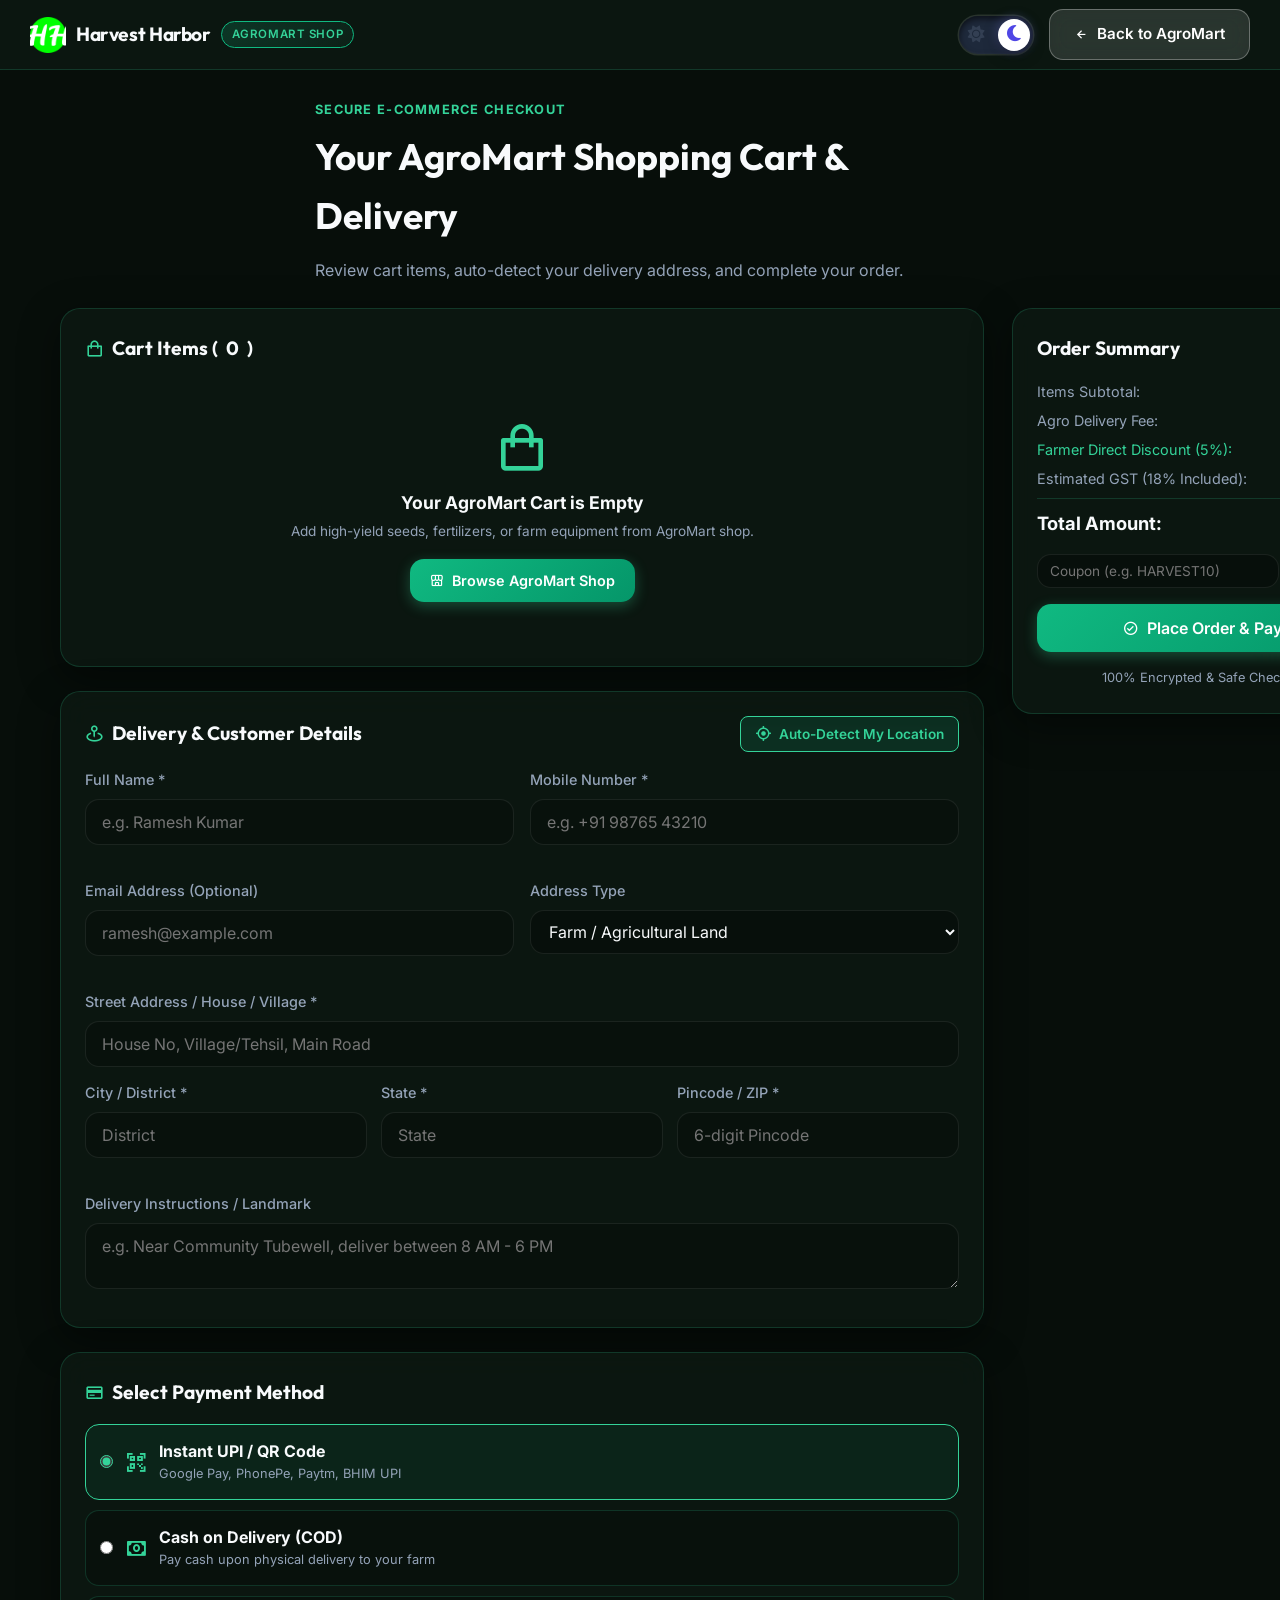
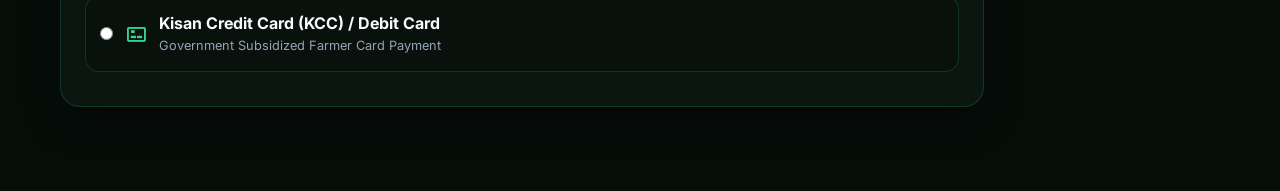
<file: frontend/cart.html>
<!DOCTYPE html>
<html lang="en" data-theme="dark">
<head>
  <meta charset="UTF-8">
  <meta name="viewport" content="width=device-width, initial-scale=1.0">
  <title>Shopping Cart & Checkout - AgroMart | Harvest Harbor</title>
  <link rel="shortcut icon" href="images/apple-touch-icon.png" type="image/x-icon">
  
  <!-- Modern Google Fonts -->
  <link rel="preconnect" href="https://fonts.googleapis.com">
  <link rel="preconnect" href="https://fonts.gstatic.com" crossorigin>
  <link href="https://fonts.googleapis.com/css2?family=Inter:wght@300;400;500;600;700&family=Outfit:wght@400;500;600;700;800&display=swap" rel="stylesheet">
  
  <!-- Icon Libraries -->
  <link href="https://unpkg.com/boxicons@2.1.4/css/boxicons.min.css" rel="stylesheet">
  <link rel="stylesheet" href="https://cdnjs.cloudflare.com/ajax/libs/font-awesome/6.4.2/css/all.min.css">
  
  <!-- Custom Stylesheet -->
  <link rel="stylesheet" href="styles.css">
  <style>
    /* Dedicated Cart Page Enhancements */
    .cart-page-container {
      max-width: 1200px;
      margin: 0 auto;
      padding: 30px 20px 60px;
    }
    .cart-grid-layout {
      display: grid;
      grid-template-columns: 1fr 380px;
      gap: 28px;
    }
    @media (max-width: 992px) {
      .cart-grid-layout {
        grid-template-columns: 1fr;
      }
    }
    .cart-section-card {
      margin-bottom: 24px;
      padding: 24px;
    }
    .detect-loc-btn {
      display: inline-flex;
      align-items: center;
      gap: 6px;
      padding: 8px 14px;
      background: rgba(16, 185, 129, 0.15);
      border: 1px solid var(--accent-emerald-light);
      color: var(--accent-emerald-light);
      border-radius: var(--radius-sm);
      font-size: 0.85rem;
      font-weight: 600;
      cursor: pointer;
      transition: all var(--transition-fast);
    }
    .detect-loc-btn:hover {
      background: var(--accent-emerald);
      color: #000000;
    }
    .payment-option-card {
      display: flex;
      align-items: center;
      gap: 12px;
      padding: 14px;
      border: 1px solid var(--glass-border);
      border-radius: var(--radius-md);
      background: rgba(0, 0, 0, 0.2);
      cursor: pointer;
      margin-bottom: 10px;
      transition: all var(--transition-fast);
    }
    .payment-option-card:hover, .payment-option-card.selected {
      border-color: var(--accent-emerald-light);
      background: rgba(16, 185, 129, 0.08);
    }
    .payment-option-card input[type="radio"] {
      accent-color: var(--accent-emerald-light);
    }
  </style>
</head>
<body>

  <div class="app-container" style="display:block;">
    <!-- Sticky Top Navigation Bar -->
    <header class="top-header" style="position:sticky; top:0; z-index:100; padding:0 30px;">
      <div class="header-left">
        <a href="index.html" style="display:flex; align-items:center; gap:10px;">
          <img src="images/apple-touch-icon.png" alt="Harvest Harbor Logo" style="width:36px; height:36px;">
          <div class="brand-title-badge">
            <h1 style="font-size:1.2rem;">Harvest Harbor</h1>
            <span class="badge-tag">AGROMART SHOP</span>
          </div>
        </a>
      </div>

      <div class="header-right" style="gap:16px;">
        <div class="theme-switch-wrapper" id="themeToggleBtn" role="button" title="Toggle Light / Dark Mode">
          <div class="theme-switch-track">
            <i class="fa-solid fa-sun track-icon sun-icon"></i>
            <i class="fa-solid fa-moon track-icon moon-icon"></i>
            <div class="theme-switch-knob">
              <i class="fa-solid fa-sun knob-icon-sun"></i>
              <i class="fa-solid fa-moon knob-icon-moon"></i>
            </div>
          </div>
        </div>

        <a href="index.html#agromart" class="btn-secondary-glass">
          <i class="bx bx-left-arrow-alt"></i> Back to AgroMart
        </a>
      </div>
    </header>

    <div class="cart-page-container">
      <div class="section-header" style="text-align:left; margin-bottom:24px;">
        <span class="section-subtitle">SECURE E-COMMERCE CHECKOUT</span>
        <h2 class="section-title">Your AgroMart Shopping Cart & Delivery</h2>
        <p class="section-desc">Review cart items, auto-detect your delivery address, and complete your order.</p>
      </div>

      <div class="cart-grid-layout">
        <!-- Left Column: Items, Address, Payment -->
        <div class="cart-left-col">
          <!-- 1. Cart Items List -->
          <div class="glass-panel cart-section-card">
            <h3 style="font-family:var(--font-heading); font-size:1.2rem; margin-bottom:16px; display:flex; align-items:center; gap:8px;">
              <i class="bx bx-shopping-bag" style="color:var(--accent-emerald-light);"></i> Cart Items (<span id="cartCountTitle">0</span>)
            </h3>

            <div id="cartItemsList">
              <!-- Dynamically populated via cart.js -->
            </div>
          </div>

          <!-- 2. Delivery & Customer Address Form with Auto-Location -->
          <div class="glass-panel cart-section-card">
            <div style="display:flex; align-items:center; justify-content:space-between; margin-bottom:16px; flex-wrap:wrap; gap:10px;">
              <h3 style="font-family:var(--font-heading); font-size:1.2rem; display:flex; align-items:center; gap:8px;">
                <i class="bx bx-map-pin" style="color:var(--accent-emerald-light);"></i> Delivery & Customer Details
              </h3>

              <button class="detect-loc-btn" onclick="detectUserLocation()">
                <i class="bx bx-target-lock" style="font-size:1.1rem;"></i> Auto-Detect My Location
              </button>
            </div>

            <form id="checkoutForm" onsubmit="handlePlaceOrder(event)">
              <div class="form-group-row" style="display:grid; grid-template-columns:1fr 1fr; gap:16px; margin-bottom:14px;">
                <div class="form-field">
                  <label for="fullName">Full Name *</label>
                  <input type="text" id="fullName" class="ai-input-field" placeholder="e.g. Ramesh Kumar" required>
                </div>
                <div class="form-field">
                  <label for="phone">Mobile Number *</label>
                  <input type="tel" id="phone" class="ai-input-field" placeholder="e.g. +91 98765 43210" required>
                </div>
              </div>

              <div class="form-group-row" style="display:grid; grid-template-columns:1fr 1fr; gap:16px; margin-bottom:14px;">
                <div class="form-field">
                  <label for="email">Email Address (Optional)</label>
                  <input type="email" id="email" class="ai-input-field" placeholder="ramesh@example.com">
                </div>
                <div class="form-field">
                  <label for="addressType">Address Type</label>
                  <select id="addressType" class="ai-input-field">
                    <option value="Farm">Farm / Agricultural Land</option>
                    <option value="Home">Home Residence</option>
                    <option value="Warehouse">Agri Warehouse / Cooperative</option>
                  </select>
                </div>
              </div>

              <div class="form-field" style="margin-bottom:14px;">
                <label for="streetAddress">Street Address / House / Village *</label>
                <input type="text" id="streetAddress" class="ai-input-field" placeholder="House No, Village/Tehsil, Main Road" required>
              </div>

              <div class="form-group-row" style="display:grid; grid-template-columns:1fr 1fr 1fr; gap:14px; margin-bottom:14px;">
                <div class="form-field">
                  <label for="city">City / District *</label>
                  <input type="text" id="city" class="ai-input-field" placeholder="District" required>
                </div>
                <div class="form-field">
                  <label for="state">State *</label>
                  <input type="text" id="state" class="ai-input-field" placeholder="State" required>
                </div>
                <div class="form-field">
                  <label for="pincode">Pincode / ZIP *</label>
                  <input type="text" id="pincode" class="ai-input-field" placeholder="6-digit Pincode" required>
                </div>
              </div>

              <div class="form-field" style="margin-bottom:14px;">
                <label for="deliveryNotes">Delivery Instructions / Landmark</label>
                <textarea id="deliveryNotes" class="ai-input-field" rows="2" placeholder="e.g. Near Community Tubewell, deliver between 8 AM - 6 PM"></textarea>
              </div>
            </form>
          </div>

          <!-- 3. Payment Method Selection -->
          <div class="glass-panel cart-section-card">
            <h3 style="font-family:var(--font-heading); font-size:1.2rem; margin-bottom:16px; display:flex; align-items:center; gap:8px;">
              <i class="bx bx-credit-card" style="color:var(--accent-emerald-light);"></i> Select Payment Method
            </h3>

            <div class="payment-option-card selected" onclick="selectPaymentMethod(this, 'upi')">
              <input type="radio" name="paymentMethod" value="upi" checked>
              <i class="bx bx-qr-scan" style="font-size:1.4rem; color:var(--accent-emerald-light);"></i>
              <div>
                <strong style="color:var(--text-main);">Instant UPI / QR Code</strong>
                <div style="font-size:0.8rem; color:var(--text-muted);">Google Pay, PhonePe, Paytm, BHIM UPI</div>
              </div>
            </div>

            <div class="payment-option-card" onclick="selectPaymentMethod(this, 'cod')">
              <input type="radio" name="paymentMethod" value="cod">
              <i class="bx bx-money" style="font-size:1.4rem; color:var(--accent-emerald-light);"></i>
              <div>
                <strong style="color:var(--text-main);">Cash on Delivery (COD)</strong>
                <div style="font-size:0.8rem; color:var(--text-muted);">Pay cash upon physical delivery to your farm</div>
              </div>
            </div>

            <div class="payment-option-card" onclick="selectPaymentMethod(this, 'kisan_card')">
              <input type="radio" name="paymentMethod" value="kisan_card">
              <i class="bx bx-credit-card-front" style="font-size:1.4rem; color:var(--accent-emerald-light);"></i>
              <div>
                <strong style="color:var(--text-main);">Kisan Credit Card (KCC) / Debit Card</strong>
                <div style="font-size:0.8rem; color:var(--text-muted);">Government Subsidized Farmer Card Payment</div>
              </div>
            </div>
          </div>
        </div>

        <!-- Right Column: Order Summary & Place Order -->
        <div class="cart-right-col">
          <div class="glass-panel cart-section-card" style="position:sticky; top:90px;">
            <h3 style="font-family:var(--font-heading); font-size:1.2rem; margin-bottom:16px;">
              Order Summary
            </h3>

            <div style="margin-bottom:16px;">
              <div class="cart-summary-line">
                <span>Items Subtotal:</span>
                <span id="subtotalVal">₹0</span>
              </div>
              <div class="cart-summary-line">
                <span>Agro Delivery Fee:</span>
                <span style="color:var(--accent-emerald-light); font-weight:600;">FREE</span>
              </div>
              <div class="cart-summary-line" style="color:var(--accent-emerald-light);">
                <span>Farmer Direct Discount (5%):</span>
                <span id="discountVal">-₹0</span>
              </div>
              <div class="cart-summary-line">
                <span>Estimated GST (18% Included):</span>
                <span id="gstVal">₹0</span>
              </div>
              <div class="cart-summary-total">
                <span>Total Amount:</span>
                <span id="totalVal" style="color:var(--accent-emerald-light);">₹0</span>
              </div>
            </div>

            <!-- Coupon Code Box -->
            <div style="margin-bottom:16px; display:flex; gap:8px;">
              <input type="text" id="couponCode" class="ai-input-field" placeholder="Coupon (e.g. HARVEST10)" style="font-size:0.85rem; padding:8px 12px;">
              <button type="button" class="btn-secondary-glass" onclick="applyCoupon()" style="padding:8px 12px; font-size:0.85rem; white-space:nowrap;">
                Apply
              </button>
            </div>

            <button type="button" class="action-btn-primary" style="width:100%; justify-content:center; padding:14px; font-size:1rem;" onclick="submitCheckoutForm()">
              <i class="bx bx-check-circle"></i> Place Order & Pay
            </button>

            <div style="margin-top:16px; font-size:0.8rem; color:var(--text-muted); text-align:center;">
              <i class="bx bx-shield-check" style="color:var(--accent-emerald-light);"></i> 100% Encrypted & Safe Checkout
            </div>
          </div>
        </div>
      </div>
    </div>
  </div>

  <!-- Order Confirmation Modal Receipt -->
  <div class="modal-backdrop" id="orderConfirmBackdrop">
    <div class="glass-panel modal-window" style="max-width:550px; text-align:center;">
      <div style="width:64px; height:64px; background:rgba(16, 185, 129, 0.2); border-radius:50%; display:flex; align-items:center; justify-content:center; margin:0 auto 16px;">
        <i class="bx bx-check" style="font-size:2.8rem; color:var(--accent-emerald-light);"></i>
      </div>
      <h3 style="font-family:var(--font-heading); font-size:1.4rem; color:var(--text-main); margin-bottom:6px;">Order Placed Successfully!</h3>
      <p style="font-size:0.9rem; color:var(--text-muted); margin-bottom:16px;">Thank you for ordering on AgroMart. Your order details are below.</p>

      <div style="text-align:left; background:rgba(0,0,0,0.3); padding:16px; border-radius:var(--radius-md); margin-bottom:20px; font-size:0.88rem;">
        <div style="display:flex; justify-content:space-between; margin-bottom:6px;">
          <strong>Order ID:</strong> <span id="confirmOrderId" style="color:var(--accent-emerald-light); font-weight:700;">#HH-84921</span>
        </div>
        <div style="display:flex; justify-content:space-between; margin-bottom:6px;">
          <strong>Customer:</strong> <span id="confirmCustomer">Ramesh Kumar</span>
        </div>
        <div style="display:flex; justify-content:space-between; margin-bottom:6px;">
          <strong>Delivery Address:</strong> <span id="confirmAddress">Farm Land, Punjab</span>
        </div>
        <div style="display:flex; justify-content:space-between; margin-bottom:6px;">
          <strong>Payment Mode:</strong> <span id="confirmPayment">Instant UPI</span>
        </div>
        <div style="display:flex; justify-content:space-between; margin-bottom:6px;">
          <strong>Total Paid:</strong> <span id="confirmTotal" style="color:var(--accent-emerald-light); font-weight:700;">₹0</span>
        </div>
      </div>

      <div style="display:flex; gap:12px; justify-content:center;">
        <a href="index.html#agromart" class="action-btn-primary">
          <i class="bx bx-store-alt"></i> Continue Shopping
        </a>
        <button class="btn-secondary-glass" onclick="window.print()">
          <i class="bx bx-printer"></i> Print Invoice
        </button>
      </div>
    </div>
  </div>

  <!-- Toast Notification -->
  <div class="toast-notification" id="toastNotification">
    <i class="bx bx-check-circle" style="font-size:1.5rem; color:var(--accent-emerald-light);"></i>
    <span id="toastText">Action completed successfully!</span>
  </div>

  <script src="cart.js"></script>
</body>
</html>
</file>
<file: frontend/styles.css>
/* ==========================================================================
   Harvest Harbor - Modern Luxe Design System & Theme Styles
   ========================================================================== */

@import url('https://fonts.googleapis.com/css2?family=Inter:wght@300;400;500;600;700&family=Outfit:wght@400;500;600;700;800&display=swap');

/* --- Theme Variables --- */
:root {
  /* Color Palette - Dark Emerald Luxe (Default) */
  --bg-body: #070e0a;
  --bg-surface: #0e1c15;
  --bg-surface-elevated: rgba(18, 35, 26, 0.8);
  --glass-bg: rgba(14, 28, 21, 0.65);
  --glass-border: rgba(52, 211, 153, 0.18);
  --glass-shadow: 0 12px 40px 0 rgba(0, 0, 0, 0.45);
  
  --accent-emerald: #10b981;
  --accent-emerald-hover: #059669;
  --accent-emerald-light: #34d399;
  --accent-emerald-glow: rgba(52, 211, 153, 0.3);
  --accent-mint: #6ee7b7;
  --accent-amber: #f59e0b;
  --accent-teal: #14b8a6;
  
  --text-main: #f8fafc;
  --text-muted: #94a3b8;
  --text-dim: #64748b;
  --border-subtle: rgba(255, 255, 255, 0.08);

  /* Sidebar Sizes */
  --sidebar-width: 260px;
  --sidebar-collapsed-width: 78px;
  --header-height: 70px;

  /* Fonts */
  --font-heading: 'Outfit', sans-serif;
  --font-body: 'Inter', sans-serif;

  /* Transitions */
  --transition-fast: 0.2s cubic-bezier(0.4, 0, 0.2, 1);
  --transition-normal: 0.35s cubic-bezier(0.4, 0, 0.2, 1);
  --transition-bounce: 0.4s cubic-bezier(0.175, 0.885, 0.32, 1.275);

  --radius-sm: 8px;
  --radius-md: 14px;
  --radius-lg: 20px;
  --radius-full: 9999px;
}

/* Light Theme Variables Override */
[data-theme="light"] {
  --bg-body: #f4fbf7;
  --bg-surface: #ffffff;
  --bg-surface-elevated: #ffffff;
  --glass-bg: rgba(255, 255, 255, 0.92);
  --glass-border: rgba(16, 185, 129, 0.25);
  --glass-shadow: 0 10px 30px 0 rgba(16, 185, 129, 0.08);
  
  --text-main: #0f172a;
  --text-muted: #334155;
  --text-dim: #64748b;
  --border-subtle: rgba(0, 0, 0, 0.1);
}

/* --- Base & Reset --- */
*, *::before, *::after {
  box-sizing: border-box;
  margin: 0;
  padding: 0;
}

html {
  scroll-behavior: smooth;
  font-size: 16px;
  overflow-x: hidden !important;
}

body {
  font-family: var(--font-body);
  background-color: var(--bg-body);
  color: var(--text-main);
  line-height: 1.6;
  overflow-x: hidden !important;
  min-height: 100vh;
  transition: background-color var(--transition-normal), color var(--transition-normal);
}

a {
  color: inherit;
  text-decoration: none;
}

img {
  max-width: 100%;
  height: auto;
  display: block;
}

button, input, select, textarea {
  font-family: inherit;
  font-size: inherit;
}

/* --- Utility Scrollbar --- */
::-webkit-scrollbar {
  width: 6px;
  height: 0px;
}
::-webkit-scrollbar:horizontal {
  height: 0px !important;
  display: none !important;
}
::-webkit-scrollbar-track {
  background: transparent;
}
::-webkit-scrollbar-thumb {
  background: rgba(52, 211, 153, 0.25);
  border-radius: var(--radius-full);
}
::-webkit-scrollbar-thumb:hover {
  background: var(--accent-emerald);
}

/* --- Glassmorphism Card Style --- */
.glass-panel {
  background: var(--glass-bg);
  backdrop-filter: blur(16px);
  -webkit-backdrop-filter: blur(16px);
  border: 1px solid var(--glass-border);
  box-shadow: var(--glass-shadow);
  border-radius: var(--radius-lg);
}

/* --- App Layout --- */
.app-container {
  display: flex;
  min-height: 100vh;
  position: relative;
}

/* --- Sidebar Overlay for Mobile --- */
.sidebar-overlay {
  position: fixed;
  inset: 0;
  background: rgba(0, 0, 0, 0.6);
  backdrop-filter: blur(4px);
  z-index: 99;
  opacity: 0;
  pointer-events: none;
  transition: opacity var(--transition-normal);
}

.sidebar-overlay.active {
  opacity: 1;
  pointer-events: auto;
}

/* --- Sidebar --- */
.sidebar {
  position: fixed;
  top: 0;
  left: 0;
  height: 100vh;
  width: var(--sidebar-width);
  background: var(--bg-surface);
  border-right: 1px solid var(--border-subtle);
  z-index: 100;
  transition: width var(--transition-normal), transform var(--transition-normal);
  display: flex;
  flex-direction: column;
  overflow-x: hidden !important;
}

.sidebar.close {
  width: var(--sidebar-collapsed-width);
  overflow-x: hidden !important;
}

.sidebar-header {
  height: var(--header-height);
  display: flex;
  align-items: center;
  padding: 0 16px;
  border-bottom: 1px solid var(--border-subtle);
  gap: 12px;
  overflow-x: hidden !important;
}

.sidebar-logo {
  width: 42px;
  height: 42px;
  min-width: 42px;
  border-radius: var(--radius-md);
  object-fit: cover;
  border: 2px solid var(--accent-emerald);
  box-shadow: 0 0 12px var(--accent-emerald-glow);
}

.logo-text {
  font-family: var(--font-heading);
  font-weight: 700;
  font-size: 1.25rem;
  background: linear-gradient(135deg, #ffffff 0%, var(--accent-emerald-light) 100%);
  -webkit-background-clip: text;
  -webkit-text-fill-color: transparent;
  white-space: nowrap;
  opacity: 1;
  transition: opacity var(--transition-fast);
}

.sidebar.close .logo-text {
  opacity: 0;
  pointer-events: none;
}

/* Nav links */
.nav-links {
  list-style: none;
  padding: 20px 10px;
  flex: 1;
  overflow-y: auto;
  overflow-x: hidden !important;
  display: flex;
  flex-direction: column;
  gap: 8px;
}

.nav-item {
  position: relative;
}

.nav-link {
  display: flex;
  align-items: center;
  height: 48px;
  border-radius: var(--radius-md);
  color: var(--text-muted);
  transition: all var(--transition-fast);
  cursor: pointer;
}

.nav-link:hover, .nav-item.active .nav-link {
  color: var(--text-main);
  background: rgba(52, 211, 153, 0.12);
  border: 1px solid rgba(52, 211, 153, 0.2);
}

.nav-link i {
  min-width: 58px;
  text-align: center;
  font-size: 1.35rem;
  color: var(--accent-emerald-light);
}

.nav-link .link-name {
  font-size: 0.95rem;
  font-weight: 500;
  white-space: nowrap;
  opacity: 1;
  transition: opacity var(--transition-fast);
}

.sidebar.close .nav-link .link-name {
  opacity: 0;
  pointer-events: none;
}

.nav-link .arrow-icon {
  margin-left: auto;
  padding-right: 14px;
  font-size: 1.1rem;
  transition: transform var(--transition-fast);
}

.nav-item.open .arrow-icon {
  transform: rotate(180deg);
}

.sidebar.close .arrow-icon {
  display: none;
}

/* Tooltip for Collapsed Sidebar */
.sidebar.close .nav-link::after {
  content: attr(data-tooltip);
  position: absolute;
  left: 100%;
  top: 50%;
  transform: translateY(-50%) translateX(10px);
  background: var(--bg-surface);
  color: var(--text-main);
  padding: 6px 14px;
  border-radius: var(--radius-md);
  font-size: 0.82rem;
  font-weight: 600;
  white-space: nowrap;
  border: 1px solid var(--glass-border);
  box-shadow: 0 8px 24px rgba(0, 0, 0, 0.5);
  opacity: 0;
  pointer-events: none;
  transition: opacity var(--transition-fast), transform var(--transition-fast);
  z-index: 150;
}

.sidebar.close .nav-link:hover::after {
  opacity: 1;
  transform: translateY(-50%) translateX(8px);
}

.sidebar.close .nav-item:hover .nav-link::after {
  /* Hide tooltip when item has sub-menu active */
  display: none;
}

/* Sub-menu Styling (Expanded Sidebar) */
.sub-menu {
  list-style: none;
  padding-left: 48px;
  display: none;
  flex-direction: column;
  gap: 6px;
  margin-top: 4px;
  margin-bottom: 8px;
}

.nav-item.open .sub-menu {
  display: flex;
}

.sub-menu a {
  padding: 8px 12px;
  font-size: 0.88rem;
  color: var(--text-main);
  border-radius: var(--radius-sm);
  transition: all var(--transition-fast);
  display: flex;
  align-items: center;
  gap: 8px;
  white-space: nowrap;
  background: rgba(255, 255, 255, 0.03);
  border: 1px solid transparent;
}

.sub-menu a i {
  min-width: unset !important;
  font-size: 1rem !important;
  color: var(--accent-emerald-light);
}

.sub-menu a:hover {
  color: var(--accent-emerald-light);
  background: rgba(52, 211, 153, 0.15);
  border-color: rgba(52, 211, 153, 0.3);
}

/* Flyout Floating Sub-menu (Collapsed Sidebar Mode) */
.sidebar.close .nav-item .sub-menu {
  position: absolute;
  left: 100%;
  top: 0;
  padding: 14px;
  background: var(--bg-surface);
  border: 1px solid var(--accent-emerald);
  box-shadow: 0 16px 40px rgba(0, 0, 0, 0.7), 0 0 20px var(--accent-emerald-glow);
  border-radius: var(--radius-md);
  min-width: 240px;
  z-index: 250;
  display: none;
  flex-direction: column;
  gap: 6px;
  margin-top: 0;
  margin-left: 12px;
  backdrop-filter: blur(16px);
  -webkit-backdrop-filter: blur(16px);
  animation: flyoutFadeIn 0.25s ease forwards;
}

@keyframes flyoutFadeIn {
  from { opacity: 0; transform: translateX(-8px); }
  to { opacity: 1; transform: translateX(0); }
}

.sidebar.close .nav-item:hover .sub-menu,
.sidebar.close .nav-item.open .sub-menu {
  display: flex !important;
}

.sidebar.close .sub-menu a {
  color: var(--text-main);
  font-weight: 500;
  padding: 10px 14px;
  background: rgba(255, 255, 255, 0.05);
  border-radius: var(--radius-sm);
}

.sidebar.close .sub-menu a:hover {
  color: #ffffff;
  background: var(--accent-emerald);
}

/* Sidebar Footer & Theme Toggle */
.sidebar-footer {
  padding: 16px;
  border-top: 1px solid var(--border-subtle);
  display: flex;
  align-items: center;
  justify-content: space-between;
}

/* --- Neumorphic Day/Night Animated Theme Switch --- */
.theme-switch-wrapper {
  display: inline-flex;
  align-items: center;
  gap: 12px;
  cursor: pointer;
  user-select: none;
  background: none;
  border: none;
  padding: 0;
  transition: transform var(--transition-fast);
}

.theme-switch-wrapper:hover {
  transform: scale(1.04);
}

.theme-switch-track {
  position: relative;
  width: 74px;
  height: 38px;
  min-width: 74px;
  border-radius: 999px;
  background: #1e293b;
  box-shadow: inset 0 3px 6px rgba(0, 0, 0, 0.6), inset 0 -1px 2px rgba(255, 255, 255, 0.05), 0 0 0 1.5px rgba(255, 255, 255, 0.12);
  display: flex;
  align-items: center;
  justify-content: space-between;
  padding: 0 9px;
  transition: background-color 0.4s ease, box-shadow 0.4s ease;
}

[data-theme="light"] .theme-switch-track {
  background: #cbd5e1;
  box-shadow: inset 0 3px 6px rgba(0, 0, 0, 0.18), inset 0 -1px 2px rgba(255, 255, 255, 0.6), 0 0 0 1.5px rgba(0, 0, 0, 0.08);
}

.track-icon {
  font-size: 1.05rem;
  transition: opacity 0.3s ease, color 0.3s ease;
  z-index: 1;
}

.track-icon.sun-icon {
  color: #f59e0b;
  opacity: 0.4;
}

.track-icon.moon-icon {
  color: #818cf8;
  opacity: 0.4;
}

[data-theme="light"] .track-icon.moon-icon {
  opacity: 0.3;
  color: #64748b;
}

[data-theme="dark"] .track-icon.sun-icon {
  opacity: 0.3;
  color: #64748b;
}

.theme-switch-knob {
  position: absolute;
  top: 3px;
  left: 3px;
  width: 32px;
  height: 32px;
  border-radius: 50%;
  background: #ffffff;
  box-shadow: 0 4px 12px rgba(0, 0, 0, 0.4), inset 0 -2px 4px rgba(0, 0, 0, 0.12);
  display: flex;
  align-items: center;
  justify-content: center;
  transition: transform 0.45s cubic-bezier(0.34, 1.56, 0.64, 1), background-color 0.3s ease;
  z-index: 2;
}

[data-theme="dark"] .theme-switch-knob {
  transform: translateX(36px);
  background: #ffffff;
  box-shadow: 0 4px 14px rgba(0, 0, 0, 0.6), 0 0 12px rgba(129, 140, 248, 0.5);
}

.knob-icon-sun, .knob-icon-moon {
  font-size: 1.15rem !important;
  transition: opacity 0.35s ease, transform 0.45s cubic-bezier(0.34, 1.56, 0.64, 1);
  position: absolute;
  line-height: 1 !important;
}

/* Light mode knob: Amber Sun Icon */
[data-theme="light"] .knob-icon-sun {
  opacity: 1;
  transform: rotate(0deg) scale(1);
  color: #f59e0b !important;
}

[data-theme="light"] .knob-icon-moon {
  opacity: 0;
  transform: rotate(-90deg) scale(0.4);
}

/* Dark mode knob: Glowing Violet Moon Icon */
[data-theme="dark"] .knob-icon-sun {
  opacity: 0;
  transform: rotate(90deg) scale(0.4);
}

[data-theme="dark"] .knob-icon-moon {
  opacity: 1;
  transform: rotate(0deg) scale(1);
  color: #4f46e5 !important;
}

.sidebar.close .theme-switch-label {
  display: none;
}

/* --- Main Content Section --- */
.main-content {
  position: relative;
  margin-left: var(--sidebar-width);
  width: calc(100% - var(--sidebar-width));
  min-height: 100vh;
  transition: margin-left var(--transition-normal), width var(--transition-normal);
  display: flex;
  flex-direction: column;
}

.sidebar.close ~ .main-content {
  margin-left: var(--sidebar-collapsed-width);
  width: calc(100% - var(--sidebar-collapsed-width));
}

/* --- Top Header Navigation Bar --- */
.top-header {
  position: sticky;
  top: 0;
  height: var(--header-height);
  background: var(--glass-bg);
  backdrop-filter: blur(16px);
  -webkit-backdrop-filter: blur(16px);
  border-bottom: 1px solid var(--glass-border);
  z-index: 90;
  display: flex;
  align-items: center;
  justify-content: space-between;
  padding: 0 28px;
}

.header-left {
  display: flex;
  align-items: center;
  gap: 20px;
}

.sidebar-toggle-btn {
  font-size: 1.6rem;
  color: var(--text-main);
  cursor: pointer;
  width: 40px;
  height: 40px;
  border-radius: var(--radius-md);
  display: flex;
  align-items: center;
  justify-content: center;
  background: rgba(255, 255, 255, 0.05);
  border: 1px solid var(--border-subtle);
  transition: all var(--transition-fast);
}

.sidebar-toggle-btn:hover {
  background: rgba(52, 211, 153, 0.15);
  border-color: var(--accent-emerald);
  color: var(--accent-emerald-light);
}

.brand-title-badge {
  display: flex;
  align-items: center;
  gap: 10px;
}

.brand-title-badge h1 {
  font-family: var(--font-heading);
  font-size: 1.35rem;
  font-weight: 700;
  letter-spacing: -0.02em;
}

.badge-tag {
  background: linear-gradient(135deg, rgba(16, 185, 129, 0.2), rgba(52, 211, 153, 0.05));
  border: 1px solid var(--accent-emerald);
  color: var(--accent-emerald-light);
  font-size: 0.72rem;
  font-weight: 600;
  padding: 3px 10px;
  border-radius: var(--radius-full);
  text-transform: uppercase;
  letter-spacing: 0.05em;
}

.header-right {
  display: flex;
  align-items: center;
  gap: 16px;
}

.action-btn-primary {
  background: linear-gradient(135deg, var(--accent-emerald) 0%, #059669 100%);
  color: #ffffff;
  padding: 10px 20px;
  border-radius: var(--radius-md);
  font-weight: 600;
  font-size: 0.9rem;
  border: none;
  cursor: pointer;
  display: inline-flex;
  align-items: center;
  gap: 8px;
  box-shadow: 0 4px 14px var(--accent-emerald-glow);
  transition: all var(--transition-fast);
}

.action-btn-primary:hover {
  transform: translateY(-2px);
  box-shadow: 0 6px 20px rgba(52, 211, 153, 0.45);
}

/* --- Hero Section --- */
.hero-section {
  position: relative;
  min-height: 520px;
  padding: 60px 40px;
  display: flex;
  align-items: center;
  justify-content: space-between;
  gap: 40px;
  overflow: hidden;
  background: url('images/agri.jpg') center/cover no-repeat;
}

.hero-section::before {
  content: '';
  position: absolute;
  inset: 0;
  background: linear-gradient(180deg, rgba(7, 14, 10, 0.85) 0%, rgba(7, 14, 10, 0.96) 100%);
  z-index: 1;
}

.hero-content {
  position: relative;
  z-index: 2;
  max-width: 650px;
}

.hero-pill {
  display: inline-flex;
  align-items: center;
  gap: 8px;
  padding: 6px 16px;
  border-radius: var(--radius-full);
  background: rgba(16, 185, 129, 0.2);
  border: 1px solid rgba(52, 211, 153, 0.4);
  color: #6ee7b7;
  font-size: 0.85rem;
  font-weight: 600;
  margin-bottom: 20px;
}

.hero-pill i {
  color: #fbbf24;
  animation: zapPulse 2s ease-in-out infinite;
}

@keyframes zapPulse {
  0%, 100% { transform: scale(1); filter: drop-shadow(0 0 2px #fbbf24); }
  50% { transform: scale(1.25); filter: drop-shadow(0 0 10px #f59e0b); }
}

.hero-title {
  font-family: var(--font-heading);
  font-size: 3.2rem;
  font-weight: 800;
  line-height: 1.15;
  margin-bottom: 20px;
  background: linear-gradient(120deg, #ffffff 0%, #34d399 40%, #ffffff 80%, #6ee7b7 100%);
  background-size: 200% auto;
  -webkit-background-clip: text;
  -webkit-text-fill-color: transparent;
  animation: textShimmer 5s linear infinite;
}

@keyframes textShimmer {
  0% { background-position: 0% center; }
  100% { background-position: 200% center; }
}

.hero-description {
  font-size: 1.1rem;
  color: #cbd5e1 !important;
  margin-bottom: 32px;
  max-width: 560px;
  text-shadow: 0 2px 4px rgba(0, 0, 0, 0.6);
}

.hero-cta-group {
  display: flex;
  align-items: center;
  gap: 16px;
  flex-wrap: wrap;
}

.btn-secondary-glass {
  background: rgba(255, 255, 255, 0.12);
  border: 1px solid rgba(255, 255, 255, 0.3);
  color: #ffffff !important;
  padding: 12px 24px;
  border-radius: var(--radius-md);
  font-weight: 600;
  font-size: 0.95rem;
  display: inline-flex;
  align-items: center;
  gap: 8px;
  backdrop-filter: blur(10px);
  transition: all var(--transition-fast);
}

.btn-secondary-glass:hover {
  background: rgba(255, 255, 255, 0.25);
  border-color: #34d399;
  color: #ffffff !important;
  transform: translateY(-2px);
}

/* Hero Stats Card Floating */
/* Hero Swiper Slider & Floating Stats Visual */
.hero-visual {
  position: relative;
  z-index: 2;
  width: 100%;
  max-width: 480px;
  min-width: 320px;
}

.hero-swiper-container {
  width: 100%;
  height: 360px;
  border-radius: var(--radius-lg);
  overflow: hidden;
  position: relative;
  border: 1px solid var(--glass-border);
  box-shadow: 0 20px 48px rgba(0, 0, 0, 0.6);
}

.hero-slide {
  position: relative;
  width: 100%;
  height: 100%;
  display: flex;
  align-items: flex-end;
  padding: 24px;
}

.hero-slide-img-wrapper {
  position: absolute;
  inset: 0;
  overflow: hidden;
  z-index: 1;
}

.hero-slide-img {
  width: 100%;
  height: 100%;
  object-fit: cover;
  transition: transform 1.2s ease-out;
}

.swiper-slide-active .hero-slide-img {
  animation: kenburns 12s ease-in-out infinite alternate;
}

@keyframes kenburns {
  0% { transform: scale(1); }
  100% { transform: scale(1.12); }
}

.hero-slide-overlay {
  position: absolute;
  inset: 0;
  background: linear-gradient(to top, rgba(7, 14, 10, 0.92) 0%, rgba(7, 14, 10, 0.4) 50%, transparent 100%);
  z-index: 2;
}

.stat-floating-card {
  position: relative;
  z-index: 3;
  width: 100%;
  padding: 18px 22px;
  display: flex;
  align-items: center;
  gap: 16px;
  background: rgba(14, 28, 21, 0.88) !important;
  border: 1.5px solid rgba(52, 211, 153, 0.4) !important;
  border-radius: var(--radius-md);
  box-shadow: 0 12px 32px rgba(0, 0, 0, 0.6) !important;
  backdrop-filter: blur(16px);
  animation: float 4s ease-in-out infinite alternate;
}

@keyframes float {
  0% { transform: translateY(0px); }
  100% { transform: translateY(-8px); }
}

.stat-icon-wrapper {
  width: 54px;
  height: 54px;
  min-width: 54px;
  border-radius: var(--radius-md);
  background: rgba(16, 185, 129, 0.25) !important;
  border: 1.5px solid #34d399 !important;
  display: flex !important;
  align-items: center !important;
  justify-content: center !important;
  box-shadow: 0 0 20px rgba(52, 211, 153, 0.35) !important;

  transition: transform var(--transition-fast);
}

.stat-icon-wrapper i {
  font-size: 1.6rem !important;
  color: #34d399 !important;
  display: inline-block !important;
  line-height: 1 !important;
  filter: drop-shadow(0 0 6px rgba(52, 211, 153, 0.6));
}

.hero-swiper-pagination {
  bottom: 12px !important;
  z-index: 4;
}

.hero-swiper-pagination .swiper-pagination-bullet {
  background: #ffffff;
  opacity: 0.4;
  transition: all 0.3s ease;
}

.hero-swiper-pagination .swiper-pagination-bullet-active {
  background: #34d399;
  opacity: 1;
  width: 24px;
  border-radius: 6px;
}

.stat-info .stat-number {
  font-family: var(--font-heading);
  font-size: 1.6rem;
  font-weight: 700;
  color: #ffffff !important;
}

.stat-info .stat-label {
  font-size: 0.85rem;
  color: #cbd5e1 !important;
}

/* --- Section Container Utility --- */
.content-section {
  padding: 80px 40px;
  position: relative;
}

.section-header {
  text-align: center;
  max-width: 650px;
  margin: 0 auto 50px auto;
}

.section-subtitle {
  text-transform: uppercase;
  font-size: 0.8rem;
  font-weight: 700;
  letter-spacing: 0.1em;
  color: var(--accent-emerald-light);
  margin-bottom: 8px;
  display: block;
}

.section-title {
  font-family: var(--font-heading);
  font-size: 2.3rem;
  font-weight: 700;
  margin-bottom: 12px;
  color: var(--text-main);
}

.section-desc {
  font-size: 1rem;
  color: var(--text-muted);
}

/* --- AI Services Grid / Swiper --- */
.services-container {
  max-width: 1280px;
  margin: 0 auto;
  position: relative;
}

.services-grid {
  display: grid;
  grid-template-columns: repeat(auto-fit, minmax(280px, 1fr));
  gap: 24px;
}

.service-card {
  overflow: hidden;
  transition: transform var(--transition-normal), box-shadow var(--transition-normal), border-color var(--transition-normal);
  display: flex;
  flex-direction: column;
  height: 100%;
}

.service-card:hover {
  transform: translateY(-6px);
  border-color: var(--accent-emerald);
  box-shadow: 0 20px 40px rgba(0, 0, 0, 0.6), 0 0 25px var(--accent-emerald-glow);
}

.service-img-wrapper {
  position: relative;
  height: 200px;
  overflow: hidden;
}

.service-img-wrapper img {
  width: 100%;
  height: 100%;
  object-fit: cover;
  transition: transform 0.5s ease;
}

.service-card:hover .service-img-wrapper img {
  transform: scale(1.08);
}

.service-badge {
  position: absolute;
  top: 12px;
  right: 12px;
  background: rgba(7, 14, 10, 0.75);
  backdrop-filter: blur(8px);
  border: 1px solid var(--accent-emerald);
  color: var(--accent-emerald-light);
  padding: 4px 10px;
  border-radius: var(--radius-full);
  font-size: 0.75rem;
  font-weight: 600;
}

.service-body {
  padding: 24px;
  display: flex;
  flex-direction: column;
  flex: 1;
}

.service-title {
  font-family: var(--font-heading);
  font-size: 1.3rem;
  font-weight: 600;
  margin-bottom: 10px;
  color: var(--text-main);
}

.service-text {
  font-size: 0.9rem;
  color: var(--text-muted);
  margin-bottom: 20px;
  flex: 1;
}

.service-btn {
  width: 100%;
  background: rgba(52, 211, 153, 0.1);
  border: 1px solid var(--accent-emerald);
  color: var(--accent-emerald-light);
  padding: 10px;
  border-radius: var(--radius-md);
  font-weight: 600;
  font-size: 0.9rem;
  cursor: pointer;
  display: flex;
  align-items: center;
  justify-content: center;
  gap: 8px;
  transition: all var(--transition-fast);
}

.service-btn:hover {
  background: var(--accent-emerald);
  color: #ffffff;
  box-shadow: 0 0 16px var(--accent-emerald-glow);
}

/* Swiper Controls Custom Styling */
.services-swiper-container {
  padding-bottom: 50px;
}
.swiper-button-next, .swiper-button-prev {
  width: 44px;
  height: 44px;
  border-radius: var(--radius-full);
  background: var(--glass-bg);
  border: 1px solid var(--glass-border);
  color: var(--accent-emerald-light) !important;
  backdrop-filter: blur(10px);
  transition: all var(--transition-fast);
}
.swiper-button-next:hover, .swiper-button-prev:hover {
  background: var(--accent-emerald);
  color: #ffffff !important;
  border-color: var(--accent-emerald);
}
.swiper-button-next::after, .swiper-button-prev::after {
  font-size: 1.1rem !important;
  font-weight: bold;
}
.swiper-pagination-bullet {
  background: var(--text-muted) !important;
  opacity: 0.4;
}
.swiper-pagination-bullet-active {
  background: var(--accent-emerald) !important;
  opacity: 1;
  width: 20px;
  border-radius: 10px;
}

/* --- Government Schemes Catalog --- */
.schemes-section {
  background: linear-gradient(180deg, var(--bg-body) 0%, var(--bg-surface) 100%);
}

.schemes-grid {
  display: grid;
  grid-template-columns: repeat(auto-fit, minmax(280px, 1fr));
  gap: 24px;
  max-width: 1280px;
  margin: 0 auto;
}

.scheme-card {
  padding: 24px;
  display: flex;
  flex-direction: column;
  justify-content: space-between;
  gap: 20px;
  transition: all var(--transition-fast);
}

.scheme-card:hover {
  border-color: var(--accent-emerald-light);
  transform: translateY(-4px);
}

.scheme-header {
  display: flex;
  align-items: center;
  gap: 16px;
}

.scheme-img-thumb {
  width: 56px;
  height: 56px;
  border-radius: var(--radius-md);
  object-fit: cover;
  border: 1px solid var(--glass-border);
}

.scheme-title-box h3 {
  font-family: var(--font-heading);
  font-size: 1.1rem;
  font-weight: 600;
}

.scheme-tag {
  display: inline-block;
  font-size: 0.75rem;
  color: var(--accent-amber);
  background: rgba(245, 158, 11, 0.15);
  padding: 2px 8px;
  border-radius: var(--radius-sm);
  margin-top: 4px;
}

.scheme-link-btn {
  align-self: flex-start;
  color: var(--accent-emerald-light);
  font-size: 0.9rem;
  font-weight: 600;
  display: flex;
  align-items: center;
  gap: 6px;
  transition: gap var(--transition-fast);
}

.scheme-link-btn:hover {
  gap: 10px;
  color: var(--accent-mint);
}

.scheme-footer-banner {
  margin-top: 40px;
  text-align: center;
  padding: 28px;
  border-radius: var(--radius-lg);
  display: flex;
  align-items: center;
  justify-content: space-between;
  flex-wrap: wrap;
  gap: 20px;
  max-width: 1280px;
  margin-left: auto;
  margin-right: auto;
}

/* --- AgroMart Marketplace Teaser Banner --- */
.marketplace-banner {
  max-width: 1280px;
  margin: 0 auto;
  padding: 40px;
  background: var(--bg-surface);
  border-radius: var(--radius-lg);
  border: 1px solid var(--glass-border);
  display: flex;
  align-items: center;
  justify-content: space-between;
  gap: 30px;
  flex-wrap: wrap;
}

.marketplace-info h2 {
  font-family: var(--font-heading);
  font-size: 2rem;
  font-weight: 700;
  margin-bottom: 8px;
}

.marketplace-info p {
  color: var(--text-muted);
  max-width: 550px;
}

.shop-badges-group {
  display: flex;
  gap: 12px;
  margin-top: 16px;
}

.shop-pill {
  font-size: 0.8rem;
  background: rgba(255, 255, 255, 0.06);
  border: 1px solid var(--border-subtle);
  padding: 4px 12px;
  border-radius: var(--radius-full);
  color: var(--text-muted);
}

/* --- About Us Section --- */
.about-grid {
  max-width: 1280px;
  margin: 0 auto;
  display: grid;
  grid-template-columns: 1fr 1fr;
  gap: 50px;
  align-items: center;
}

.about-text p {
  color: var(--text-muted);
  margin-bottom: 16px;
  font-size: 1rem;
}

.about-features-list {
  list-style: none;
  display: flex;
  flex-direction: column;
  gap: 12px;
  margin-top: 24px;
}

.about-features-list li {
  display: flex;
  align-items: flex-start;
  gap: 12px;
  color: var(--text-main);
  font-size: 0.95rem;
}

.about-features-list i {
  color: var(--accent-emerald);
  font-size: 1.2rem;
  margin-top: 2px;
}

.about-visual-card {
  padding: 30px;
  position: relative;
  display: flex;
  flex-direction: column;
  gap: 20px;
}

.tech-stack-pills {
  display: flex;
  flex-wrap: wrap;
  gap: 8px;
}

.tech-tag {
  background: rgba(16, 185, 129, 0.1);
  border: 1px solid rgba(16, 185, 129, 0.2);
  color: var(--accent-emerald-light);
  padding: 6px 14px;
  border-radius: var(--radius-full);
  font-size: 0.8rem;
  font-weight: 500;
}

/* --- Contact Us Section --- */
.contact-container {
  max-width: 800px;
  margin: 0 auto;
  padding: 40px;
}

.form-group-row {
  display: grid;
  grid-template-columns: 1fr 1fr;
  gap: 20px;
  margin-bottom: 20px;
}

.form-field {
  display: flex;
  flex-direction: column;
  gap: 8px;
  margin-bottom: 20px;
}

.form-field label {
  font-size: 0.9rem;
  font-weight: 500;
  color: var(--text-muted);
}

.form-field input, .form-field textarea {
  background: rgba(0, 0, 0, 0.2);
  border: 1px solid var(--border-subtle);
  border-radius: var(--radius-md);
  padding: 12px 16px;
  color: var(--text-main);
  outline: none;
  transition: all var(--transition-fast);
}

.form-field input:focus, .form-field textarea:focus {
  border-color: var(--accent-emerald);
  box-shadow: 0 0 12px var(--accent-emerald-glow);
  background: rgba(16, 185, 129, 0.05);
}

.submit-btn {
  width: 100%;
  padding: 14px;
  background: linear-gradient(135deg, var(--accent-emerald) 0%, #059669 100%);
  color: #ffffff;
  font-weight: 600;
  font-size: 1rem;
  border: none;
  border-radius: var(--radius-md);
  cursor: pointer;
  display: flex;
  align-items: center;
  justify-content: center;
  gap: 10px;
  box-shadow: 0 4px 16px var(--accent-emerald-glow);
  transition: all var(--transition-fast);
}

.submit-btn:hover {
  transform: translateY(-2px);
  box-shadow: 0 8px 24px rgba(52, 211, 153, 0.45);
}

/* --- Footer --- */
.footer {
  background: var(--bg-surface);
  border-top: 1px solid var(--border-subtle);
  padding: 60px 40px 30px 40px;
  margin-top: 80px;
}

.footer-content {
  max-width: 1280px;
  margin: 0 auto;
  display: flex;
  flex-direction: column;
  gap: 40px;
  align-items: center;
}

.footer-socials {
  display: flex;
  gap: 16px;
}

.social-icon-btn {
  width: 44px;
  height: 44px;
  border-radius: var(--radius-full);
  background: rgba(255, 255, 255, 0.05);
  border: 1px solid var(--border-subtle);
  color: var(--text-main);
  display: flex;
  align-items: center;
  justify-content: center;
  font-size: 1.2rem;
  transition: all var(--transition-fast);
}

.social-icon-btn:hover {
  background: var(--accent-emerald);
  color: #ffffff;
  transform: translateY(-3px);
  box-shadow: 0 0 16px var(--accent-emerald-glow);
}

.footer-links {
  list-style: none;
  display: flex;
  gap: 28px;
  flex-wrap: wrap;
  justify-content: center;
}

.footer-links a {
  color: var(--text-muted);
  font-size: 0.95rem;
  transition: color var(--transition-fast);
}

.footer-links a:hover {
  color: var(--accent-emerald-light);
}

.footer-copyright {
  color: var(--text-dim);
  font-size: 0.85rem;
  text-align: center;
  border-top: 1px solid var(--border-subtle);
  width: 100%;
  padding-top: 24px;
}

/* --- Interactive Service Modal Window --- */
.modal-backdrop {
  position: fixed;
  inset: 0;
  background: rgba(0, 0, 0, 0.8);
  backdrop-filter: blur(8px);
  z-index: 1000;
  display: flex;
  align-items: center;
  justify-content: center;
  padding: 20px;
  opacity: 0;
  pointer-events: none;
  transition: opacity var(--transition-normal);
}

.modal-backdrop.active {
  opacity: 1;
  pointer-events: auto;
}

.modal-window {
  width: 100%;
  max-width: 680px;
  max-height: 90vh;
  overflow-y: auto;
  padding: 32px;
  position: relative;
  transform: scale(0.92);
  transition: transform var(--transition-bounce);
}

.modal-backdrop.active .modal-window {
  transform: scale(1);
}

.modal-close-btn {
  position: absolute;
  top: 20px;
  right: 20px;
  background: rgba(255, 255, 255, 0.08);
  border: none;
  color: var(--text-muted);
  width: 36px;
  height: 36px;
  border-radius: var(--radius-full);
  cursor: pointer;
  display: flex;
  align-items: center;
  justify-content: center;
  font-size: 1.2rem;
  transition: all var(--transition-fast);
}

.modal-close-btn:hover {
  background: #ef4444;
  color: #ffffff;
}

.modal-header-title {
  font-family: var(--font-heading);
  font-size: 1.6rem;
  font-weight: 700;
  margin-bottom: 8px;
  color: var(--accent-emerald-light);
}

.modal-body-content {
  margin-top: 20px;
}

.ai-form-group {
  display: flex;
  flex-direction: column;
  gap: 12px;
  margin-bottom: 20px;
}

.ai-form-group label {
  font-size: 0.9rem;
  font-weight: 500;
  color: var(--text-muted);
}

.ai-input-grid {
  display: grid;
  grid-template-columns: 1fr 1fr;
  gap: 12px;
}

.ai-input-field {
  background: rgba(0, 0, 0, 0.3);
  border: 1px solid var(--border-subtle);
  border-radius: var(--radius-md);
  padding: 10px 14px;
  color: var(--text-main);
  outline: none;
}

.ai-input-field:focus {
  border-color: var(--accent-emerald);
}

.ai-sample-images {
  display: flex;
  gap: 12px;
  margin-top: 10px;
}

.sample-img-option {
  width: 70px;
  height: 70px;
  border-radius: var(--radius-md);
  object-fit: cover;
  border: 2px solid transparent;
  cursor: pointer;
  transition: all var(--transition-fast);
}

.sample-img-option.selected, .sample-img-option:hover {
  border-color: var(--accent-emerald);
  box-shadow: 0 0 12px var(--accent-emerald-glow);
}

.ai-result-box {
  margin-top: 20px;
  padding: 20px;
  background: rgba(16, 185, 129, 0.08);
  border: 1px solid var(--accent-emerald);
  border-radius: var(--radius-md);
  display: none;
}

.ai-result-box.show {
  display: block;
  animation: fadeIn 0.4s ease;
}

@keyframes fadeIn {
  from { opacity: 0; transform: translateY(10px); }
  to { opacity: 1; transform: translateY(0); }
}

/* Toast Notification */
.toast-notification {
  position: fixed;
  bottom: 30px;
  right: 30px;
  background: var(--bg-surface);
  border: 1px solid var(--accent-emerald);
  color: var(--text-main);
  padding: 14px 24px;
  border-radius: var(--radius-md);
  box-shadow: 0 10px 30px rgba(0, 0, 0, 0.5);
  display: flex;
  align-items: center;
  gap: 12px;
  z-index: 2000;
  transform: translateY(100px);
  opacity: 0;
  transition: all var(--transition-bounce);
}

.toast-notification.show {
  transform: translateY(0);
  opacity: 1;
}

/* --- Responsive Breakpoints --- */

@media screen and (max-width: 1024px) {
  .hero-section {
    flex-direction: column;
    padding: 40px 24px;
  }

  .about-grid {
    grid-template-columns: 1fr;
    gap: 30px;
  }

  .stat-floating-card:nth-child(2) {
    margin-left: 0;
  }
}

@media screen and (max-width: 768px) {
  :root {
    --sidebar-width: 260px;
  }

  /* On Mobile: Sidebar hides off canvas by default */
  .sidebar {
    transform: translateX(-100%);
    width: var(--sidebar-width) !important;
  }

  .sidebar.mobile-open {
    transform: translateX(0);
  }

  .sidebar.close .logo-text, .sidebar.close .nav-link .link-name {
    opacity: 1 !important;
    pointer-events: auto !important;
  }

  .main-content {
    margin-left: 0 !important;
    width: 100% !important;
  }

  .hero-title {
    font-size: 2.2rem;
  }

  .section-title {
    font-size: 1.8rem;
  }

  .top-header {
    padding: 0 16px;
  }

  .content-section {
    padding: 50px 20px;
  }

  .form-group-row {
    grid-template-columns: 1fr;
  }

  .ai-input-grid {
    grid-template-columns: 1fr;
  }

  .marketplace-banner {
    padding: 24px;
  }

  .marketplace-info h2 {
    font-size: 1.5rem;
  }
}

@media screen and (max-width: 480px) {
  .hero-cta-group {
    flex-direction: column;
    width: 100%;
  }

  .action-btn-primary, .btn-secondary-glass {
    width: 100%;
    justify-content: center;
  }

  .hero-visual {
    width: 100%;
    min-width: unset;
  }

  .modal-window {
    padding: 20px;
  }
}

/* ==========================================================================
   Light Theme Comprehensive Contrast Overrides
   ========================================================================== */

[data-theme="light"] .top-header {
  background: rgba(255, 255, 255, 0.95);
  border-bottom-color: rgba(16, 185, 129, 0.2);
}

[data-theme="light"] .brand-title-badge h1 {
  color: #0f172a;
}

[data-theme="light"] .badge-tag {
  background: rgba(16, 185, 129, 0.12);
  border-color: #059669;
  color: #047857;
}

[data-theme="light"] .sidebar-toggle-btn {
  background: #f1f5f9;
  border-color: #cbd5e1;
  color: #0f172a;
}

[data-theme="light"] .sidebar {
  background: #ffffff;
  border-right-color: rgba(0, 0, 0, 0.1);
}

[data-theme="light"] .logo-text {
  background: linear-gradient(135deg, #0f172a 0%, #047857 100%);
  -webkit-background-clip: text;
  -webkit-text-fill-color: transparent;
}

[data-theme="light"] .nav-link {
  color: #334155;
}

[data-theme="light"] .nav-link i {
  color: #059669;
}

[data-theme="light"] .nav-link:hover,
[data-theme="light"] .nav-item.active .nav-link {
  color: #047857;
  background: rgba(16, 185, 129, 0.12);
  border-color: rgba(16, 185, 129, 0.3);
}

[data-theme="light"] .section-subtitle {
  color: #047857;
  font-weight: 800;
}

[data-theme="light"] .section-title,
[data-theme="light"] .service-title,
[data-theme="light"] .scheme-title-box h3,
[data-theme="light"] .marketplace-info h2,
[data-theme="light"] .modal-header-title {
  color: #0f172a;
}

[data-theme="light"] .section-desc,
[data-theme="light"] .service-text,
[data-theme="light"] .scheme-card p,
[data-theme="light"] .marketplace-info p,
[data-theme="light"] .about-text p,
[data-theme="light"] .form-field label,
[data-theme="light"] .ai-form-group label {
  color: #334155;
}

[data-theme="light"] .service-card,
[data-theme="light"] .scheme-card,
[data-theme="light"] .marketplace-banner,
[data-theme="light"] .about-visual-card,
[data-theme="light"] .contact-container,
[data-theme="light"] .scheme-footer-banner {
  background: #ffffff;
  border-color: rgba(16, 185, 129, 0.25);
  box-shadow: 0 10px 30px rgba(0, 0, 0, 0.05);
}

[data-theme="light"] .service-btn {
  background: rgba(16, 185, 129, 0.1);
  border-color: #059669;
  color: #047857;
}

[data-theme="light"] .service-btn:hover {
  background: #059669;
  color: #ffffff;
}

[data-theme="light"] .scheme-link-btn {
  color: #047857;
}

[data-theme="light"] .shop-pill {
  background: #f1f5f9;
  border-color: #cbd5e1;
  color: #334155;
}

[data-theme="light"] .form-field input,
[data-theme="light"] .form-field textarea,
[data-theme="light"] .ai-input-field {
  background: #f8fafc;
  border-color: #cbd5e1;
  color: #0f172a;
}

[data-theme="light"] .form-field input:focus,
[data-theme="light"] .form-field textarea:focus,
[data-theme="light"] .ai-input-field:focus {
  background: #ffffff;
  border-color: #059669;
  box-shadow: 0 0 12px rgba(16, 185, 129, 0.2);
}

[data-theme="light"] .modal-window {
  background: #ffffff;
  border-color: rgba(16, 185, 129, 0.3);
  box-shadow: 0 20px 50px rgba(0, 0, 0, 0.15);
}

[data-theme="light"] .footer {
  background: #ffffff;
  border-top-color: #e2e8f0;
}

[data-theme="light"] .social-icon-btn {
  background: #f1f5f9;
  border-color: #cbd5e1;
  color: #334155;
}

[data-theme="light"] .social-icon-btn:hover {
  background: #059669;
  color: #ffffff;
}

[data-theme="light"] .footer-links a {
  color: #475569;
}

[data-theme="light"] .footer-links a:hover {
  color: #047857;
}

[data-theme="light"] .footer-copyright {
  color: #64748b;
  border-top-color: #e2e8f0;
}

/* ==========================================================================
   AgroMart Direct E-Commerce Marketplace Styles
   ========================================================================== */

.cart-badge-count {
  background: var(--accent-emerald);
  color: #000000;
  font-size: 0.75rem;
  font-weight: 700;
  padding: 2px 8px;
  border-radius: var(--radius-full);
  margin-left: 4px;
}

.agromart-hero-bar {
  display: flex;
  align-items: center;
  justify-content: space-between;
  padding: 24px 28px;
  border-radius: var(--radius-lg);
  margin-bottom: 24px;
  background: var(--bg-card);
  border: 1px solid var(--glass-border);
  flex-wrap: wrap;
  gap: 16px;
}

.agromart-hero-text h3 {
  font-family: var(--font-heading);
  font-size: 1.4rem;
  color: var(--text-main);
  margin-bottom: 4px;

  display: flex;
  align-items: center;
  gap: 8px;
}

.agromart-hero-text p {
  font-size: 0.88rem;
  color: var(--text-muted);
}

.agromart-actions-group {
  display: flex;
  align-items: center;
  gap: 12px;
}

.agromart-controls-bar {
  display: flex;
  flex-direction: column;
  gap: 16px;
  margin-bottom: 28px;
}

.agromart-search-box {
  position: relative;
  width: 100%;
}

.agromart-search-box .search-icon {
  position: absolute;
  left: 16px;
  top: 50%;
  transform: translateY(-50%);
  font-size: 1.3rem;
  color: var(--accent-emerald-light);
}

.agromart-search-box input {
  width: 100%;
  padding: 14px 16px 14px 48px;
  background: var(--bg-surface);
  border: 1px solid var(--glass-border);
  border-radius: var(--radius-md);
  color: var(--text-main);
  font-size: 0.95rem;
  transition: all var(--transition-fast);
}

.agromart-search-box input:focus {
  outline: none;
  border-color: var(--accent-emerald-light);
  box-shadow: 0 0 16px var(--accent-emerald-glow);
}

.agromart-categories {
  display: flex;
  align-items: center;
  gap: 10px;
  flex-wrap: wrap;
}

.filter-pill {
  padding: 8px 18px;
  border-radius: var(--radius-full);
  background: rgba(255, 255, 255, 0.05);
  border: 1px solid var(--border-subtle);
  color: var(--text-muted);
  font-size: 0.85rem;
  font-weight: 500;
  cursor: pointer;
  transition: all var(--transition-fast);
}

.filter-pill:hover {
  color: var(--text-main);
  border-color: var(--accent-emerald-light);
  background: rgba(16, 185, 129, 0.08);
}

.filter-pill.active {
  background: var(--accent-emerald);
  color: #000000;
  border-color: var(--accent-emerald);
  font-weight: 600;

  box-shadow: 0 4px 14px var(--accent-emerald-glow);
}

.agromart-products-grid {
  display: grid;
  grid-template-columns: repeat(auto-fill, minmax(260px, 1fr));
  gap: 24px;
}

.agromart-card {
  display: flex;
  flex-direction: column;
  border-radius: var(--radius-md);
  overflow: hidden;
  transition: transform var(--transition-fast), box-shadow var(--transition-fast);
  height: 100%;
}

.agromart-card:hover {
  transform: translateY(-6px);
  box-shadow: 0 16px 36px rgba(0, 0, 0, 0.35);
  border-color: var(--accent-emerald-light);
}

.agro-img-box {
  position: relative;
  width: 100%;
  height: 180px;
  overflow: hidden;
  background: #000000;
}

.agro-img-box img {
  width: 100%;
  height: 100%;
  object-fit: cover;
  transition: transform var(--transition-normal);
}

.agromart-card:hover .agro-img-box img {
  transform: scale(1.05);
}

.agro-badge {
  position: absolute;
  top: 12px;
  left: 12px;
  padding: 4px 10px;
  background: rgba(16, 185, 129, 0.9);
  color: #000000;
  font-size: 0.72rem;
  font-weight: 700;
  border-radius: var(--radius-full);

  text-transform: uppercase;
  letter-spacing: 0.5px;
}

.agro-badge.produce {
  background: rgba(245, 158, 11, 0.95);
  color: #000000;
}

.agro-card-body {
  padding: 18px;
  display: flex;
  flex-direction: column;
  flex-grow: 1;
}

.agro-card-title {
  font-family: var(--font-heading);
  font-size: 1.05rem;
  font-weight: 600;
  color: var(--text-main);
  margin-bottom: 6px;
}

.agro-card-meta {
  font-size: 0.82rem;
  color: var(--text-muted);
  margin-bottom: 12px;
  display: flex;
  align-items: center;
  gap: 6px;
}

.agro-rating {
  color: var(--accent-amber);
  font-size: 0.85rem;

  display: flex;
  align-items: center;
  gap: 2px;
}

.agro-price-row {
  display: flex;
  align-items: baseline;
  gap: 8px;
  margin-top: auto;
  margin-bottom: 14px;
}

.agro-price-current {
  font-size: 1.25rem;
  font-weight: 700;
  color: var(--accent-emerald-light);
}

.agro-price-original {
  font-size: 0.85rem;
  color: var(--text-dim);
  text-decoration: line-through;
}

.agro-add-btn {
  width: 100%;
  padding: 10px 16px;
  border-radius: var(--radius-sm);
  background: rgba(16, 185, 129, 0.15);
  border: 1px solid var(--accent-emerald-light);
  color: var(--accent-emerald-light);
  font-weight: 600;
  font-size: 0.9rem;
  cursor: pointer;

  display: flex;
  align-items: center;
  justify-content: center;
  gap: 6px;
  transition: all var(--transition-fast);
}

.agro-add-btn:hover {
  background: var(--accent-emerald);
  color: #000000;

  box-shadow: 0 4px 14px var(--accent-emerald-glow);
}

/* Cart Modal Drawer Styling */
.cart-modal-window {
  max-width: 620px;
}

.cart-item-row {
  display: flex;
  align-items: center;
  justify-content: space-between;
  padding: 12px 14px;
  background: rgba(0, 0, 0, 0.25);
  border-radius: var(--radius-md);
  border: 1px solid var(--border-subtle);
  margin-bottom: 10px;
  gap: 12px;
}

.cart-item-info {
  display: flex;
  align-items: center;
  gap: 12px;

  flex-grow: 1;
}

.cart-item-thumb {
  width: 50px;
  height: 50px;
  border-radius: var(--radius-sm);
  object-fit: cover;
}

.cart-item-title {
  font-size: 0.92rem;
  font-weight: 600;
  color: var(--text-main);
}

.cart-item-price {
  font-size: 0.85rem;
  color: var(--accent-emerald-light);
  font-weight: 600;
}

.cart-qty-controls {
  display: flex;
  align-items: center;
  gap: 6px;
  background: var(--bg-surface);
  border: 1px solid var(--glass-border);
  border-radius: var(--radius-sm);
  padding: 2px 6px;
}

.cart-qty-btn {
  background: none;
  border: none;
  color: var(--text-main);
  font-size: 1.1rem;
  cursor: pointer;
  padding: 2px 6px;
  border-radius: 4px;
}

.cart-qty-btn:hover {
  color: var(--accent-emerald-light);
}

.cart-qty-num {
  font-size: 0.88rem;
  font-weight: 600;

  min-width: 18px;
  text-align: center;
}

.cart-summary-box {
  margin-top: 20px;
  padding: 16px;
  background: rgba(16, 185, 129, 0.08);
  border-radius: var(--radius-md);
  border: 1px solid var(--accent-emerald);
}

.cart-summary-line {
  display: flex;
  justify-content: space-between;
  font-size: 0.9rem;
  color: var(--text-muted);
  margin-bottom: 6px;
}

.cart-summary-total {
  display: flex;
  justify-content: space-between;
  font-size: 1.15rem;
  font-weight: 700;
  color: var(--text-main);
  padding-top: 10px;
  border-top: 1px solid var(--glass-border);
  margin-top: 8px;
}

/* ==========================================================================
   Advanced Interactive Animations & Micro-Interactions
   ========================================================================== */

/* 1. Scroll-Triggered Reveal Animation */
.reveal-on-scroll {
  opacity: 0;
  transform: translateY(32px) scale(0.98);
  transition: opacity 0.75s cubic-bezier(0.16, 1, 0.3, 1), transform 0.75s cubic-bezier(0.16, 1, 0.3, 1);
  will-change: opacity, transform;
}

.reveal-on-scroll.active {
  opacity: 1;
  transform: translateY(0) scale(1);
}

/* Simple & Clean Card Hover */
.service-card, .agromart-card, .scheme-card {
  transition: transform 0.3s ease, border-color 0.3s ease, box-shadow 0.3s ease;
}

.service-card:hover, .agromart-card:hover, .scheme-card:hover {
  transform: translateY(-4px);
  box-shadow: 0 10px 24px rgba(0, 0, 0, 0.4) !important;
  border-color: var(--accent-emerald-light) !important;
}
</file>
